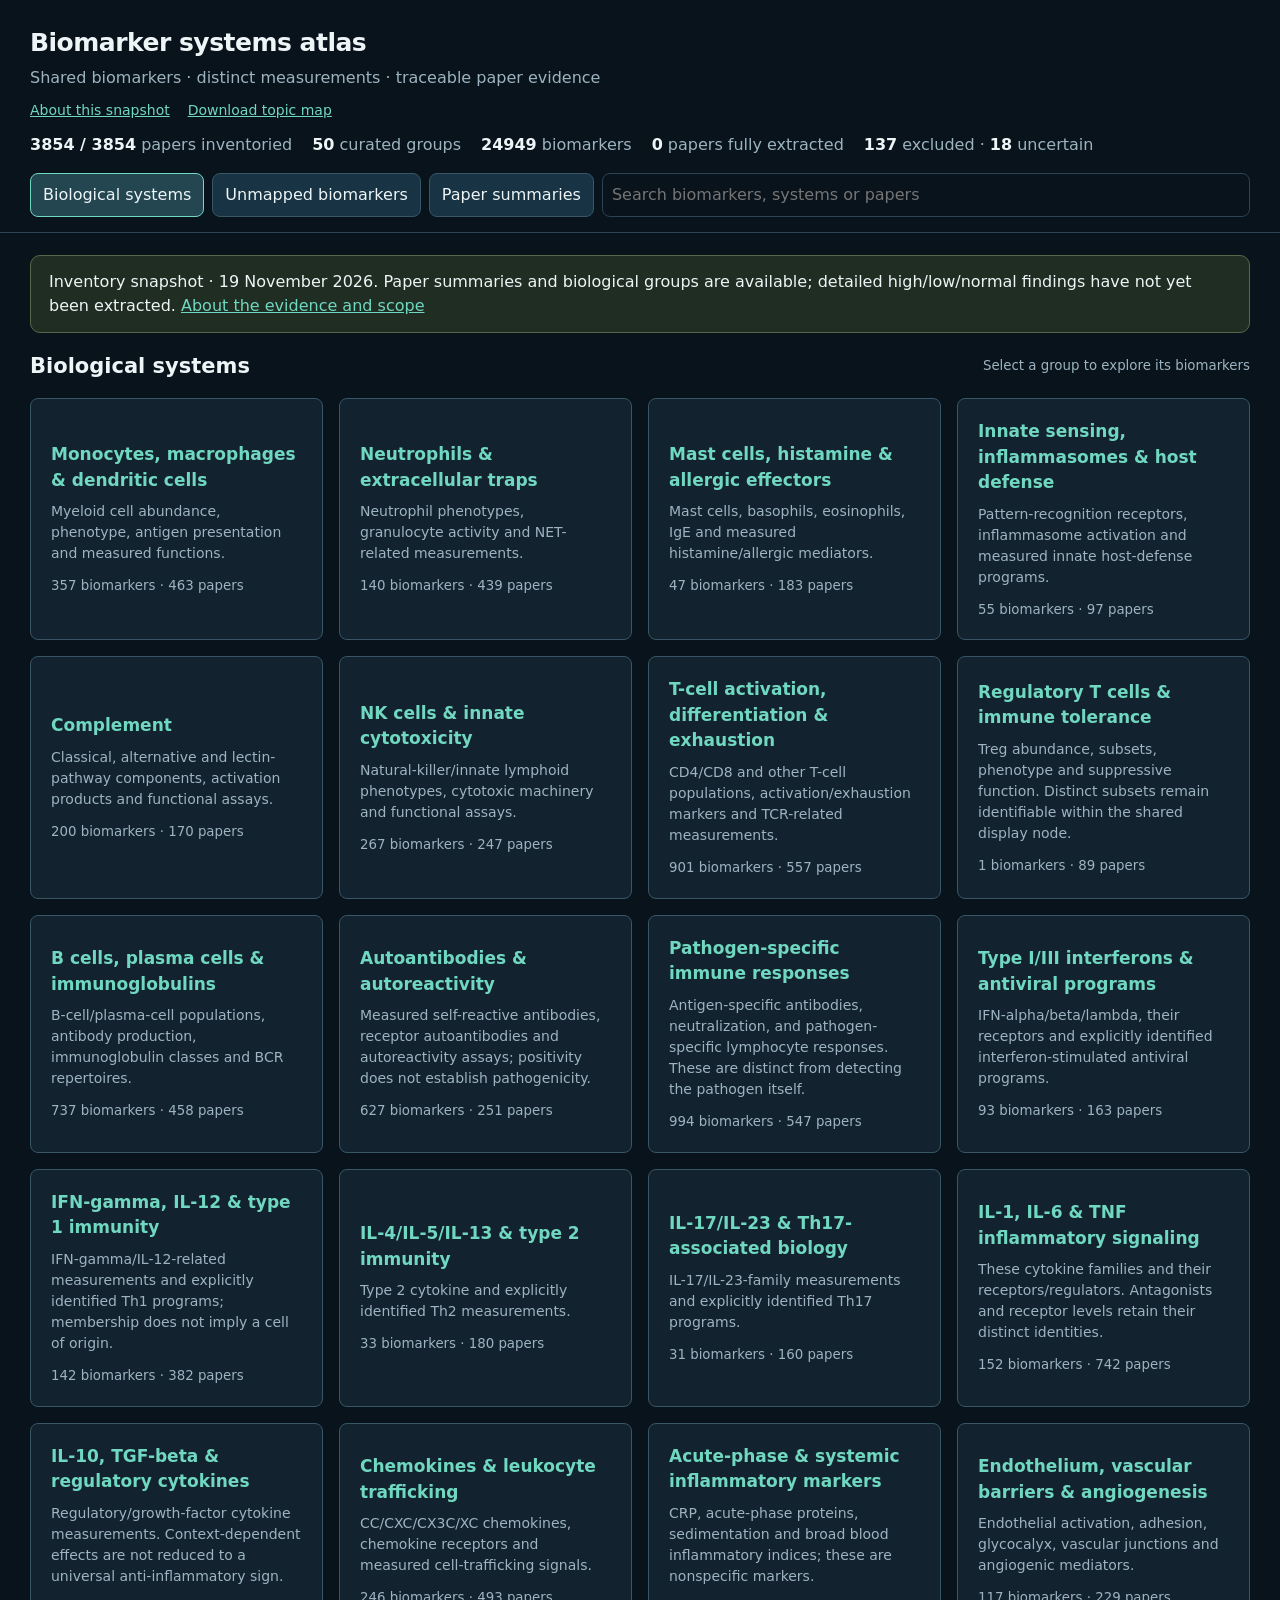
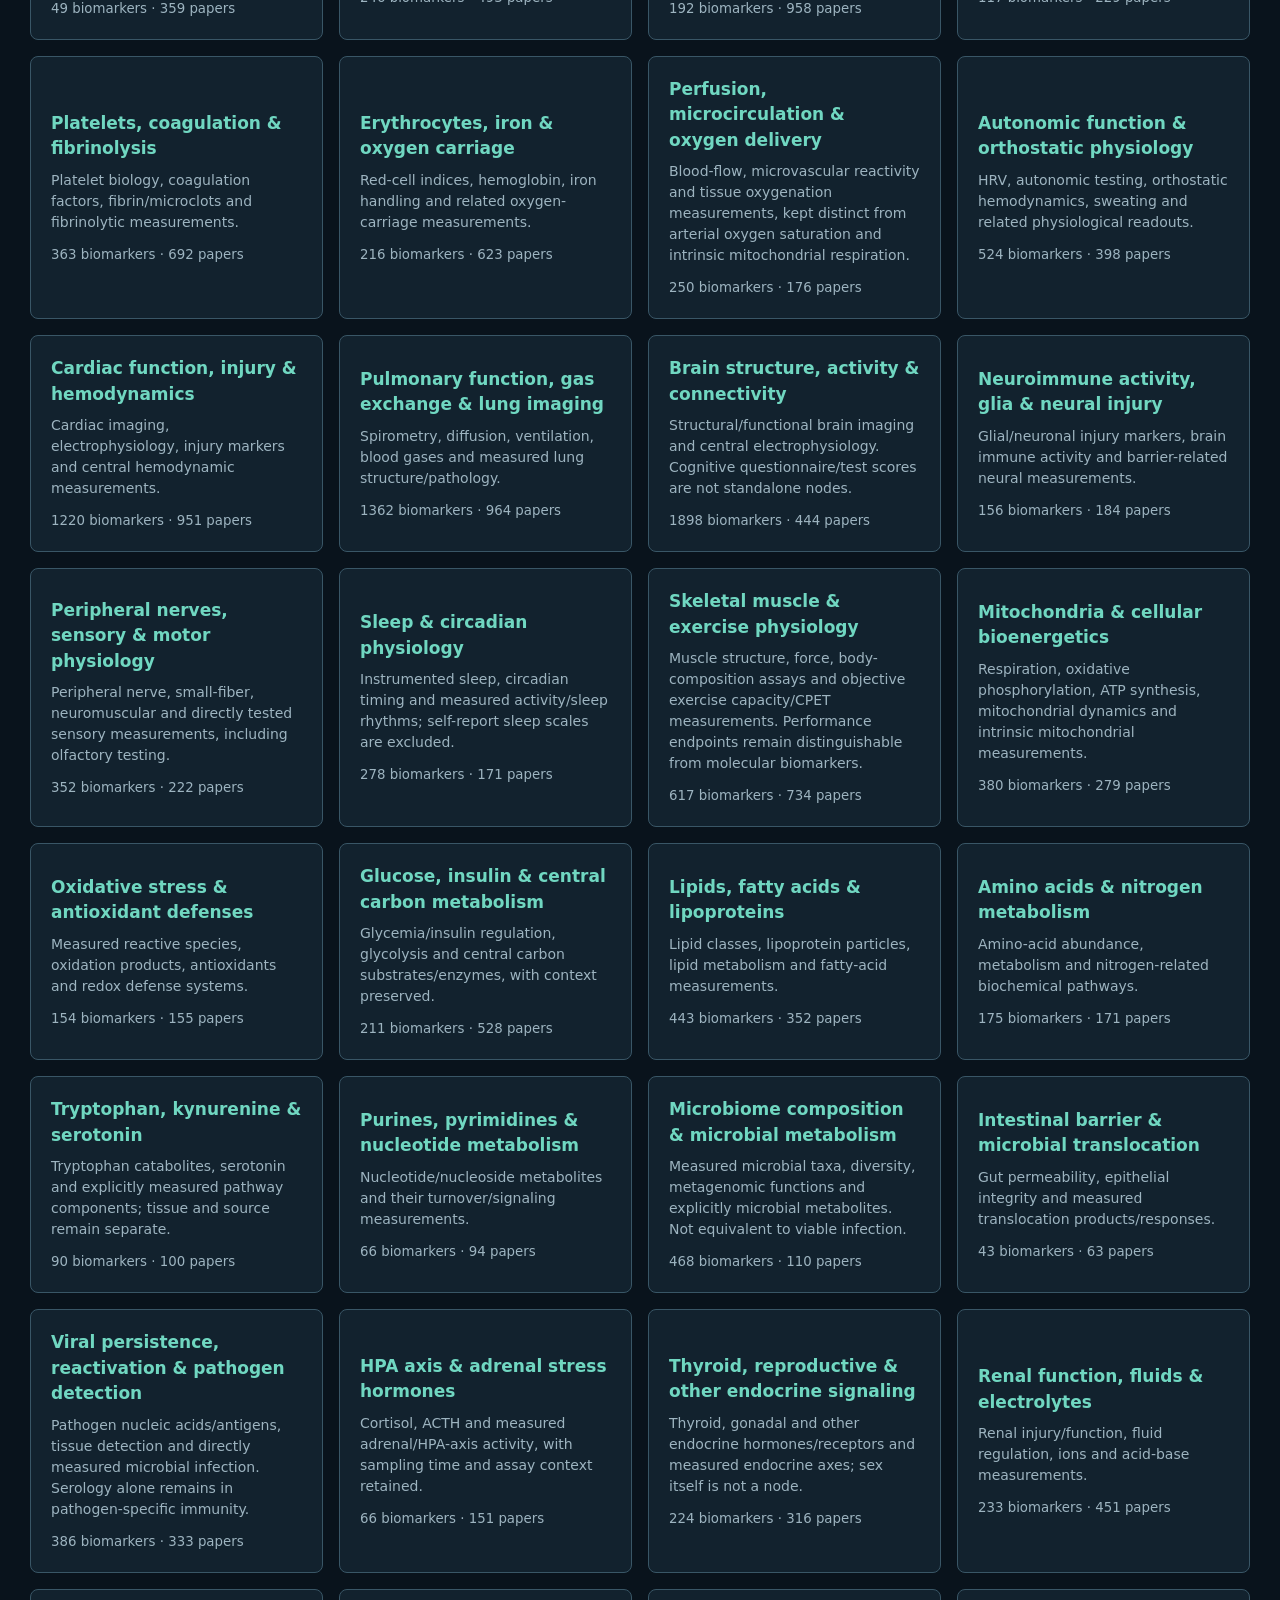
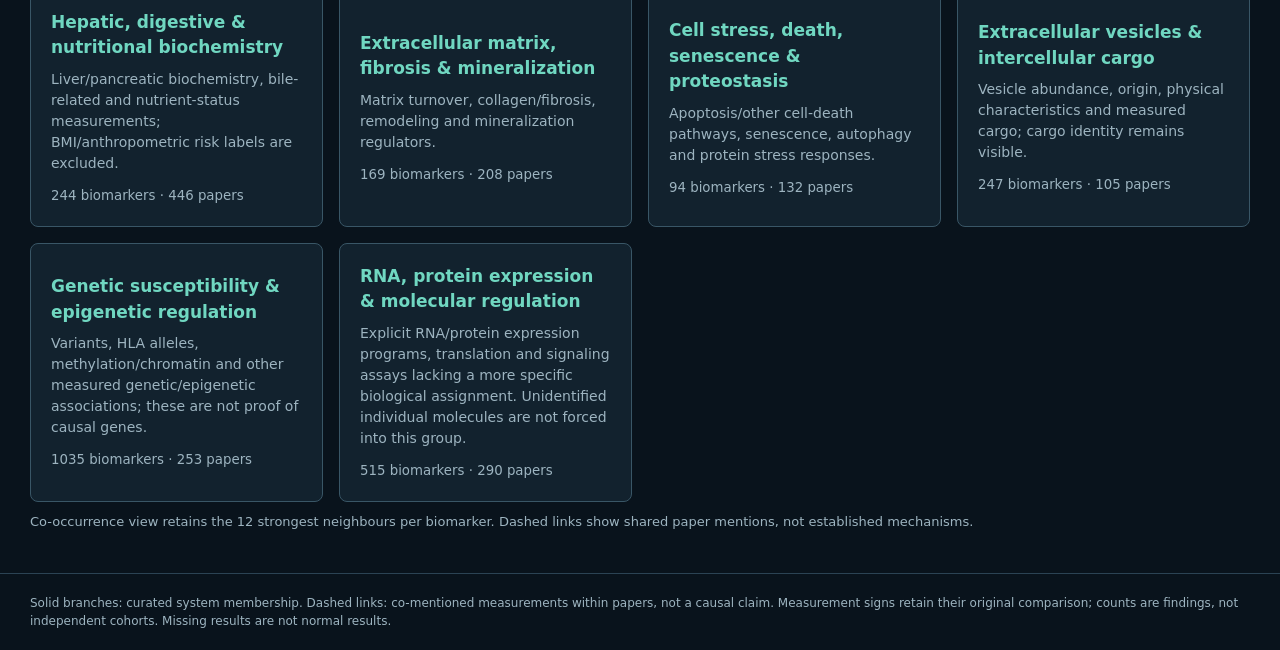
<file: index.html>
<!doctype html>
<html lang="en"><head><meta charset="utf-8"><meta name="viewport" content="width=device-width,initial-scale=1">
<title>ME/CFS &amp; Long COVID — Biomarker systems atlas</title><meta name="description" content="Explore a literature inventory of 3,854 papers, shared biomarkers, 50 biological groups and cited source passages.">
<link rel="stylesheet" href="assets/atlas.css"></head><body>
<header><h1>Biomarker systems atlas</h1><div class="muted">Shared biomarkers · distinct measurements · traceable paper evidence</div><div class="site-links"><a href="about.html">About this snapshot</a><a href="downloads/taxonomy.json" download>Download topic map</a></div><div id="stats" class="stats"></div>
<div class="toolbar"><button id="systems-tab">Biological systems</button><button id="unmapped-tab">Unmapped biomarkers</button><button id="papers-tab">Paper summaries</button><input id="search" type="search" placeholder="Search biomarkers, systems or papers" aria-label="Search biomarkers, systems or papers"></div></header>
<noscript><p class="notice">JavaScript is needed to search the atlas and open paper evidence. You can still read <a href="about.html">the snapshot description</a>.</p></noscript><main><div id="notice">Loading the literature atlas…</div><div id="content"></div></main><footer>Solid branches: curated system membership. Dashed links: co-mentioned measurements within papers, not a causal claim. Measurement signs retain their original comparison; counts are findings, not independent cohorts. Missing results are not normal results.</footer>
<script id="data" type="application/json">{"encoding":"gzip-base64-parts","parts":[{"src":"assets/atlas-data-01.js","characters":8000000},{"src":"assets/atlas-data-02.js","characters":8000000},{"src":"assets/atlas-data-03.js","characters":8000000},{"src":"assets/atlas-data-04.js","characters":8000000},{"src":"assets/atlas-data-05.js","characters":3853348}],"encoded_characters":35853348,"json_sha256":"478453cfdefe60e2e275757e8242a12b490980737bf624ac1ac55295aee1b8e7"}</script>
<script src="assets/atlas.js"></script></body></html>
</file>
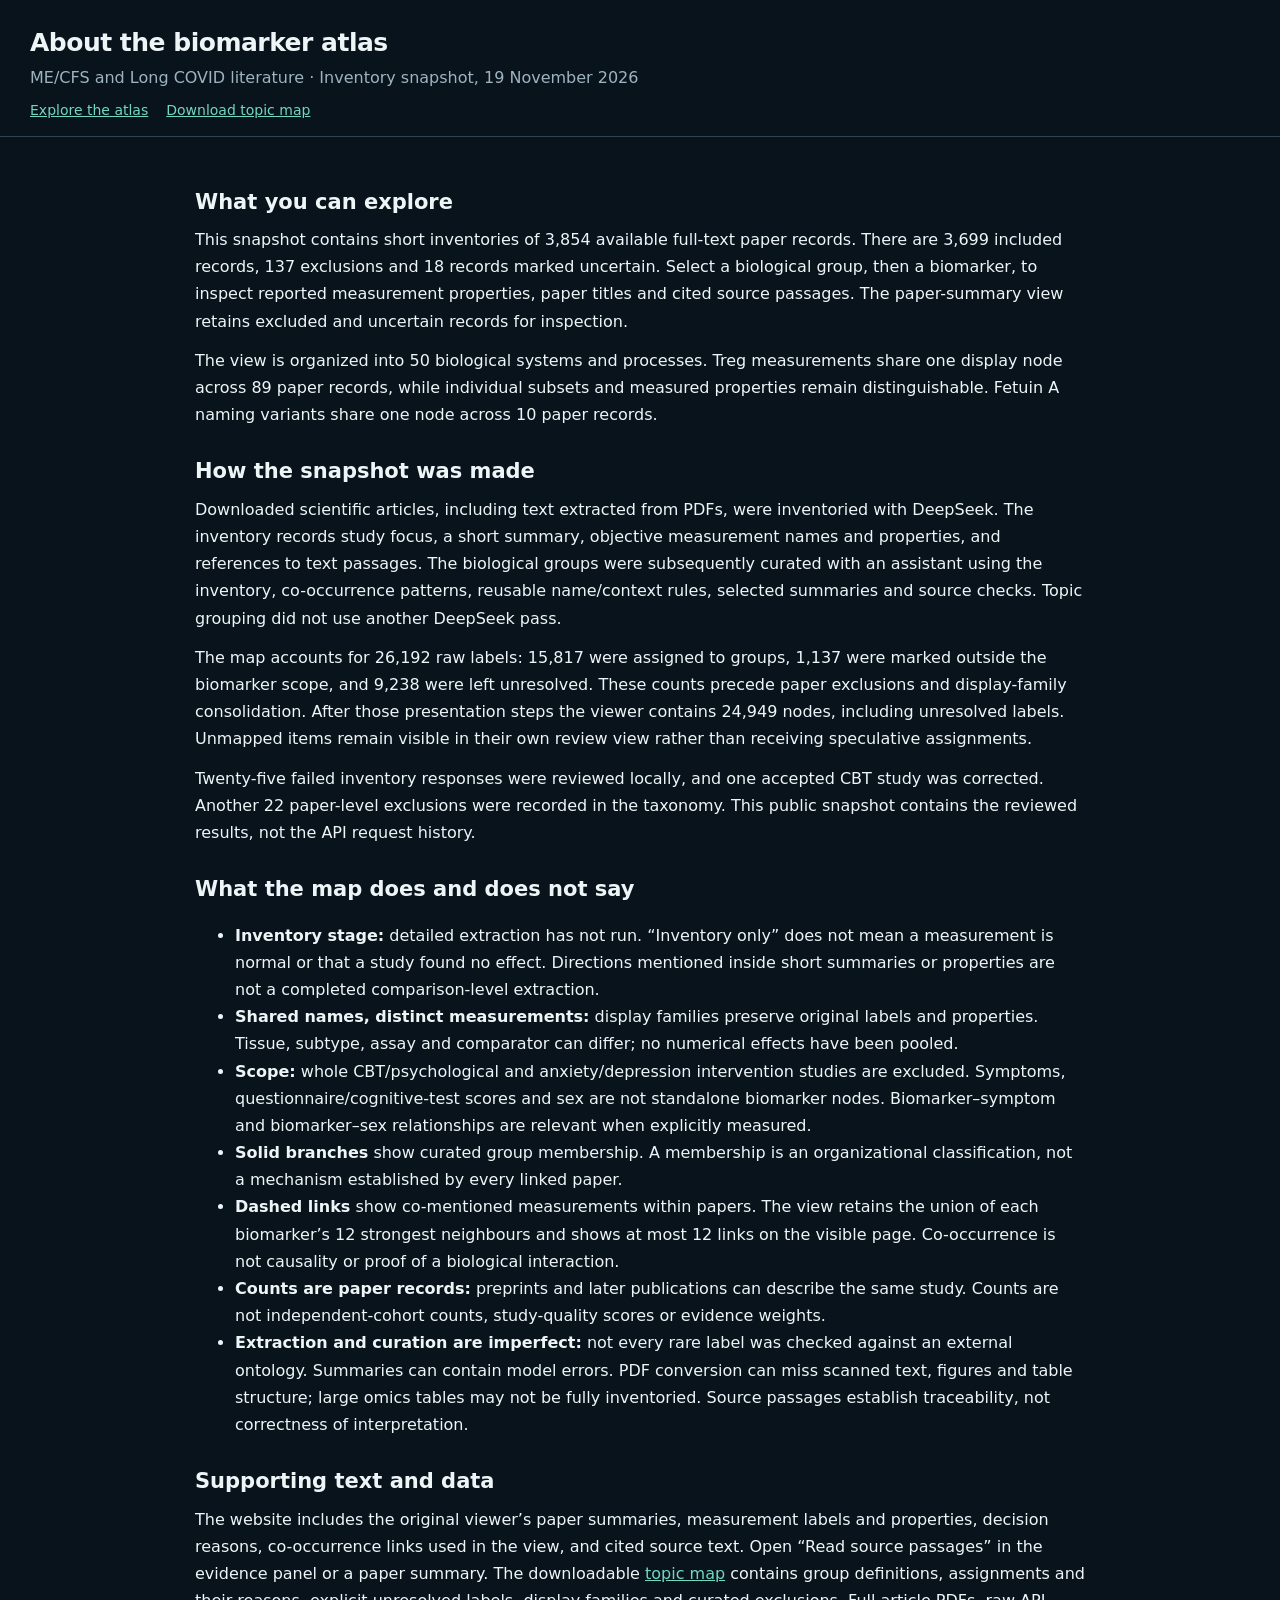
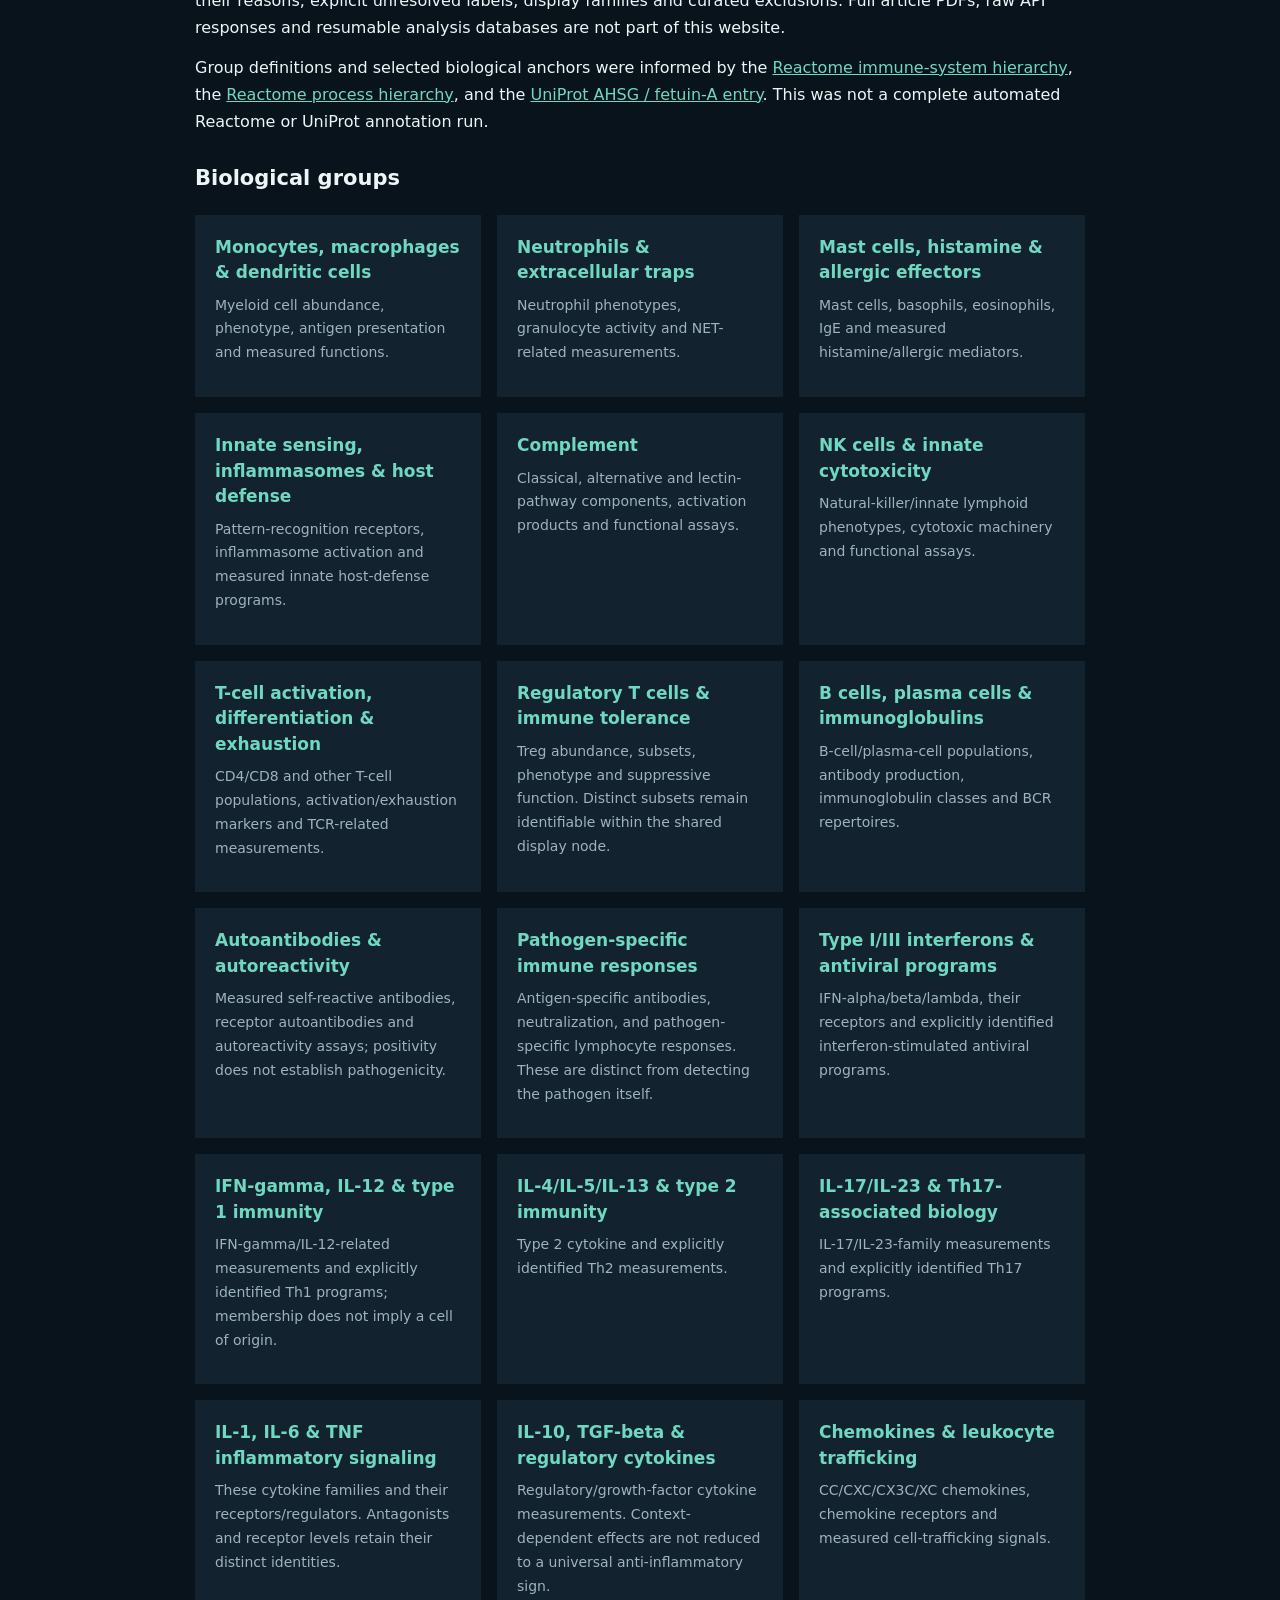
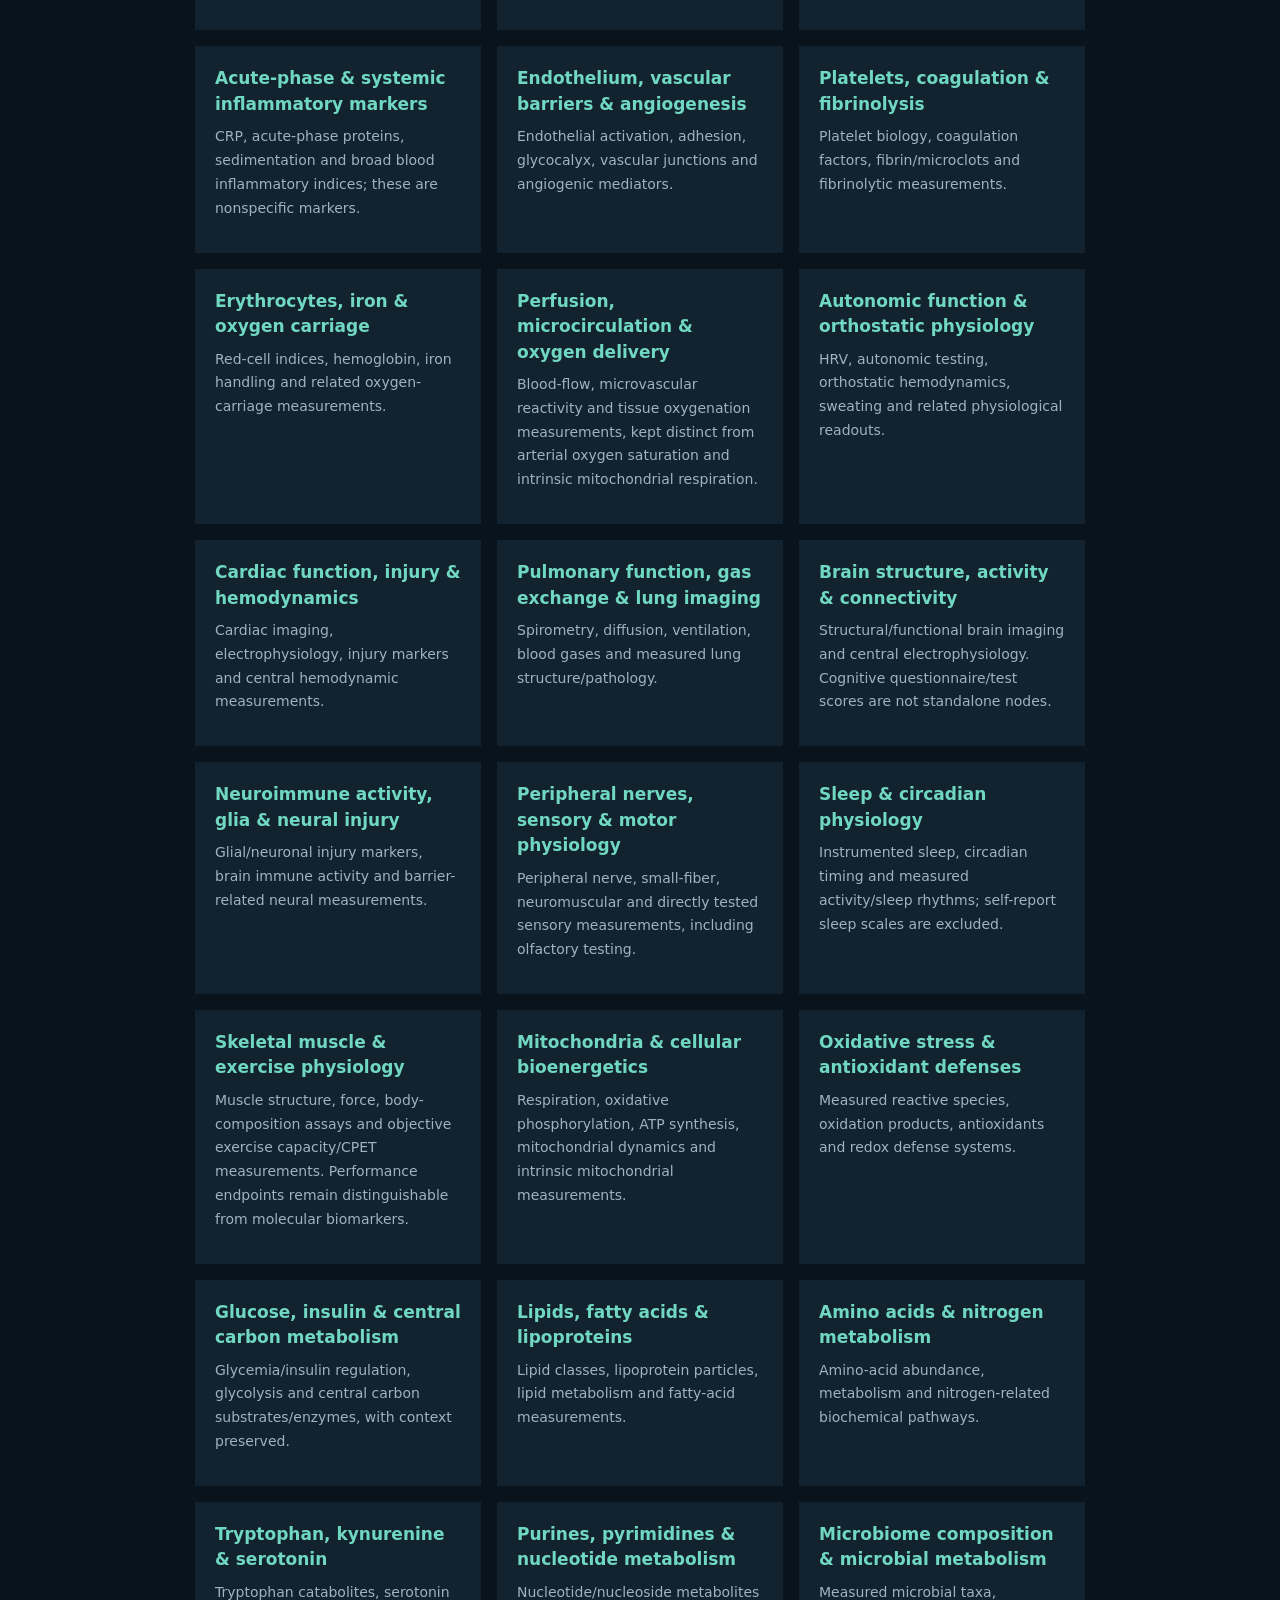
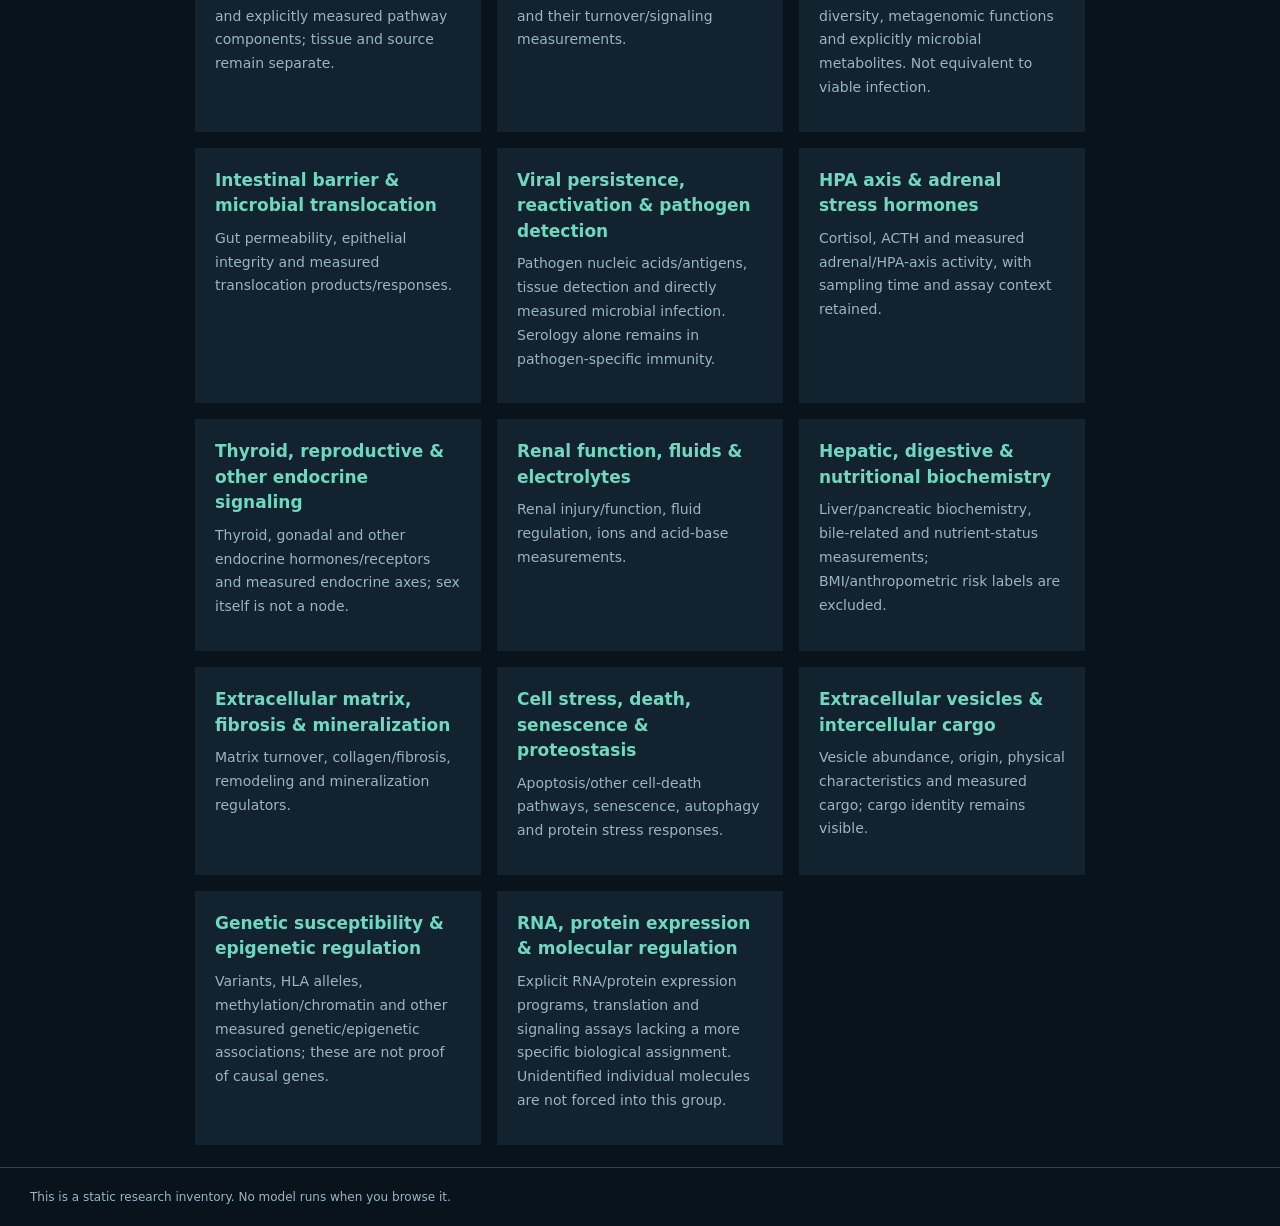
<file: about.html>
<!doctype html>
<html lang="en"><head><meta charset="utf-8"><meta name="viewport" content="width=device-width,initial-scale=1"><title>About this snapshot — Biomarker systems atlas</title><link rel="stylesheet" href="assets/atlas.css"></head><body>
<header><h1>About the biomarker atlas</h1><div class="muted">ME/CFS and Long COVID literature · Inventory snapshot, 19 November 2026</div><nav class="site-links"><a href="index.html">Explore the atlas</a><a href="downloads/taxonomy.json" download>Download topic map</a></nav></header>
<main class="prose"><h2>What you can explore</h2>
<p>This snapshot contains short inventories of 3,854 available full-text paper records. There are 3,699 included records, 137 exclusions and 18 records marked uncertain. Select a biological group, then a biomarker, to inspect reported measurement properties, paper titles and cited source passages. The paper-summary view retains excluded and uncertain records for inspection.</p>
<p>The view is organized into 50 biological systems and processes. Treg measurements share one display node across 89 paper records, while individual subsets and measured properties remain distinguishable. Fetuin A naming variants share one node across 10 paper records.</p>
<h2>How the snapshot was made</h2>
<p>Downloaded scientific articles, including text extracted from PDFs, were inventoried with DeepSeek. The inventory records study focus, a short summary, objective measurement names and properties, and references to text passages. The biological groups were subsequently curated with an assistant using the inventory, co-occurrence patterns, reusable name/context rules, selected summaries and source checks. Topic grouping did not use another DeepSeek pass.</p>
<p>The map accounts for 26,192 raw labels: 15,817 were assigned to groups, 1,137 were marked outside the biomarker scope, and 9,238 were left unresolved. These counts precede paper exclusions and display-family consolidation. After those presentation steps the viewer contains 24,949 nodes, including unresolved labels. Unmapped items remain visible in their own review view rather than receiving speculative assignments.</p>
<p>Twenty-five failed inventory responses were reviewed locally, and one accepted CBT study was corrected. Another 22 paper-level exclusions were recorded in the taxonomy. This public snapshot contains the reviewed results, not the API request history.</p>
<h2>What the map does and does not say</h2>
<ul><li><strong>Inventory stage:</strong> detailed extraction has not run. “Inventory only” does not mean a measurement is normal or that a study found no effect. Directions mentioned inside short summaries or properties are not a completed comparison-level extraction.</li>
<li><strong>Shared names, distinct measurements:</strong> display families preserve original labels and properties. Tissue, subtype, assay and comparator can differ; no numerical effects have been pooled.</li>
<li><strong>Scope:</strong> whole CBT/psychological and anxiety/depression intervention studies are excluded. Symptoms, questionnaire/cognitive-test scores and sex are not standalone biomarker nodes. Biomarker–symptom and biomarker–sex relationships are relevant when explicitly measured.</li>
<li><strong>Solid branches</strong> show curated group membership. A membership is an organizational classification, not a mechanism established by every linked paper.</li>
<li><strong>Dashed links</strong> show co-mentioned measurements within papers. The view retains the union of each biomarker’s 12 strongest neighbours and shows at most 12 links on the visible page. Co-occurrence is not causality or proof of a biological interaction.</li>
<li><strong>Counts are paper records:</strong> preprints and later publications can describe the same study. Counts are not independent-cohort counts, study-quality scores or evidence weights.</li>
<li><strong>Extraction and curation are imperfect:</strong> not every rare label was checked against an external ontology. Summaries can contain model errors. PDF conversion can miss scanned text, figures and table structure; large omics tables may not be fully inventoried. Source passages establish traceability, not correctness of interpretation.</li></ul>
<h2>Supporting text and data</h2>
<p>The website includes the original viewer’s paper summaries, measurement labels and properties, decision reasons, co-occurrence links used in the view, and cited source text. Open “Read source passages” in the evidence panel or a paper summary. The downloadable <a href="downloads/taxonomy.json">topic map</a> contains group definitions, assignments and their reasons, explicit unresolved labels, display families and curated exclusions. Full article PDFs, raw API responses and resumable analysis databases are not part of this website.</p>
<p>Group definitions and selected biological anchors were informed by the <a href="https://reactome.org/content/detail/R-HSA-168256">Reactome immune-system hierarchy</a>, the <a href="https://reactome.org/userguide/pathway-browser">Reactome process hierarchy</a>, and the <a href="https://www.uniprot.org/uniprot/P02765/">UniProt AHSG / fetuin-A entry</a>. This was not a complete automated Reactome or UniProt annotation run.</p>
<h2>Biological groups</h2><div class="grid"><section class="system"><h3>Monocytes, macrophages &amp; dendritic cells</h3><p>Myeloid cell abundance, phenotype, antigen presentation and measured functions.</p></section><section class="system"><h3>Neutrophils &amp; extracellular traps</h3><p>Neutrophil phenotypes, granulocyte activity and NET-related measurements.</p></section><section class="system"><h3>Mast cells, histamine &amp; allergic effectors</h3><p>Mast cells, basophils, eosinophils, IgE and measured histamine/allergic mediators.</p></section><section class="system"><h3>Innate sensing, inflammasomes &amp; host defense</h3><p>Pattern-recognition receptors, inflammasome activation and measured innate host-defense programs.</p></section><section class="system"><h3>Complement</h3><p>Classical, alternative and lectin-pathway components, activation products and functional assays.</p></section><section class="system"><h3>NK cells &amp; innate cytotoxicity</h3><p>Natural-killer/innate lymphoid phenotypes, cytotoxic machinery and functional assays.</p></section><section class="system"><h3>T-cell activation, differentiation &amp; exhaustion</h3><p>CD4/CD8 and other T-cell populations, activation/exhaustion markers and TCR-related measurements.</p></section><section class="system"><h3>Regulatory T cells &amp; immune tolerance</h3><p>Treg abundance, subsets, phenotype and suppressive function. Distinct subsets remain identifiable within the shared display node.</p></section><section class="system"><h3>B cells, plasma cells &amp; immunoglobulins</h3><p>B-cell/plasma-cell populations, antibody production, immunoglobulin classes and BCR repertoires.</p></section><section class="system"><h3>Autoantibodies &amp; autoreactivity</h3><p>Measured self-reactive antibodies, receptor autoantibodies and autoreactivity assays; positivity does not establish pathogenicity.</p></section><section class="system"><h3>Pathogen-specific immune responses</h3><p>Antigen-specific antibodies, neutralization, and pathogen-specific lymphocyte responses. These are distinct from detecting the pathogen itself.</p></section><section class="system"><h3>Type I/III interferons &amp; antiviral programs</h3><p>IFN-alpha/beta/lambda, their receptors and explicitly identified interferon-stimulated antiviral programs.</p></section><section class="system"><h3>IFN-gamma, IL-12 &amp; type 1 immunity</h3><p>IFN-gamma/IL-12-related measurements and explicitly identified Th1 programs; membership does not imply a cell of origin.</p></section><section class="system"><h3>IL-4/IL-5/IL-13 &amp; type 2 immunity</h3><p>Type 2 cytokine and explicitly identified Th2 measurements.</p></section><section class="system"><h3>IL-17/IL-23 &amp; Th17-associated biology</h3><p>IL-17/IL-23-family measurements and explicitly identified Th17 programs.</p></section><section class="system"><h3>IL-1, IL-6 &amp; TNF inflammatory signaling</h3><p>These cytokine families and their receptors/regulators. Antagonists and receptor levels retain their distinct identities.</p></section><section class="system"><h3>IL-10, TGF-beta &amp; regulatory cytokines</h3><p>Regulatory/growth-factor cytokine measurements. Context-dependent effects are not reduced to a universal anti-inflammatory sign.</p></section><section class="system"><h3>Chemokines &amp; leukocyte trafficking</h3><p>CC/CXC/CX3C/XC chemokines, chemokine receptors and measured cell-trafficking signals.</p></section><section class="system"><h3>Acute-phase &amp; systemic inflammatory markers</h3><p>CRP, acute-phase proteins, sedimentation and broad blood inflammatory indices; these are nonspecific markers.</p></section><section class="system"><h3>Endothelium, vascular barriers &amp; angiogenesis</h3><p>Endothelial activation, adhesion, glycocalyx, vascular junctions and angiogenic mediators.</p></section><section class="system"><h3>Platelets, coagulation &amp; fibrinolysis</h3><p>Platelet biology, coagulation factors, fibrin/microclots and fibrinolytic measurements.</p></section><section class="system"><h3>Erythrocytes, iron &amp; oxygen carriage</h3><p>Red-cell indices, hemoglobin, iron handling and related oxygen-carriage measurements.</p></section><section class="system"><h3>Perfusion, microcirculation &amp; oxygen delivery</h3><p>Blood-flow, microvascular reactivity and tissue oxygenation measurements, kept distinct from arterial oxygen saturation and intrinsic mitochondrial respiration.</p></section><section class="system"><h3>Autonomic function &amp; orthostatic physiology</h3><p>HRV, autonomic testing, orthostatic hemodynamics, sweating and related physiological readouts.</p></section><section class="system"><h3>Cardiac function, injury &amp; hemodynamics</h3><p>Cardiac imaging, electrophysiology, injury markers and central hemodynamic measurements.</p></section><section class="system"><h3>Pulmonary function, gas exchange &amp; lung imaging</h3><p>Spirometry, diffusion, ventilation, blood gases and measured lung structure/pathology.</p></section><section class="system"><h3>Brain structure, activity &amp; connectivity</h3><p>Structural/functional brain imaging and central electrophysiology. Cognitive questionnaire/test scores are not standalone nodes.</p></section><section class="system"><h3>Neuroimmune activity, glia &amp; neural injury</h3><p>Glial/neuronal injury markers, brain immune activity and barrier-related neural measurements.</p></section><section class="system"><h3>Peripheral nerves, sensory &amp; motor physiology</h3><p>Peripheral nerve, small-fiber, neuromuscular and directly tested sensory measurements, including olfactory testing.</p></section><section class="system"><h3>Sleep &amp; circadian physiology</h3><p>Instrumented sleep, circadian timing and measured activity/sleep rhythms; self-report sleep scales are excluded.</p></section><section class="system"><h3>Skeletal muscle &amp; exercise physiology</h3><p>Muscle structure, force, body-composition assays and objective exercise capacity/CPET measurements. Performance endpoints remain distinguishable from molecular biomarkers.</p></section><section class="system"><h3>Mitochondria &amp; cellular bioenergetics</h3><p>Respiration, oxidative phosphorylation, ATP synthesis, mitochondrial dynamics and intrinsic mitochondrial measurements.</p></section><section class="system"><h3>Oxidative stress &amp; antioxidant defenses</h3><p>Measured reactive species, oxidation products, antioxidants and redox defense systems.</p></section><section class="system"><h3>Glucose, insulin &amp; central carbon metabolism</h3><p>Glycemia/insulin regulation, glycolysis and central carbon substrates/enzymes, with context preserved.</p></section><section class="system"><h3>Lipids, fatty acids &amp; lipoproteins</h3><p>Lipid classes, lipoprotein particles, lipid metabolism and fatty-acid measurements.</p></section><section class="system"><h3>Amino acids &amp; nitrogen metabolism</h3><p>Amino-acid abundance, metabolism and nitrogen-related biochemical pathways.</p></section><section class="system"><h3>Tryptophan, kynurenine &amp; serotonin</h3><p>Tryptophan catabolites, serotonin and explicitly measured pathway components; tissue and source remain separate.</p></section><section class="system"><h3>Purines, pyrimidines &amp; nucleotide metabolism</h3><p>Nucleotide/nucleoside metabolites and their turnover/signaling measurements.</p></section><section class="system"><h3>Microbiome composition &amp; microbial metabolism</h3><p>Measured microbial taxa, diversity, metagenomic functions and explicitly microbial metabolites. Not equivalent to viable infection.</p></section><section class="system"><h3>Intestinal barrier &amp; microbial translocation</h3><p>Gut permeability, epithelial integrity and measured translocation products/responses.</p></section><section class="system"><h3>Viral persistence, reactivation &amp; pathogen detection</h3><p>Pathogen nucleic acids/antigens, tissue detection and directly measured microbial infection. Serology alone remains in pathogen-specific immunity.</p></section><section class="system"><h3>HPA axis &amp; adrenal stress hormones</h3><p>Cortisol, ACTH and measured adrenal/HPA-axis activity, with sampling time and assay context retained.</p></section><section class="system"><h3>Thyroid, reproductive &amp; other endocrine signaling</h3><p>Thyroid, gonadal and other endocrine hormones/receptors and measured endocrine axes; sex itself is not a node.</p></section><section class="system"><h3>Renal function, fluids &amp; electrolytes</h3><p>Renal injury/function, fluid regulation, ions and acid-base measurements.</p></section><section class="system"><h3>Hepatic, digestive &amp; nutritional biochemistry</h3><p>Liver/pancreatic biochemistry, bile-related and nutrient-status measurements; BMI/anthropometric risk labels are excluded.</p></section><section class="system"><h3>Extracellular matrix, fibrosis &amp; mineralization</h3><p>Matrix turnover, collagen/fibrosis, remodeling and mineralization regulators.</p></section><section class="system"><h3>Cell stress, death, senescence &amp; proteostasis</h3><p>Apoptosis/other cell-death pathways, senescence, autophagy and protein stress responses.</p></section><section class="system"><h3>Extracellular vesicles &amp; intercellular cargo</h3><p>Vesicle abundance, origin, physical characteristics and measured cargo; cargo identity remains visible.</p></section><section class="system"><h3>Genetic susceptibility &amp; epigenetic regulation</h3><p>Variants, HLA alleles, methylation/chromatin and other measured genetic/epigenetic associations; these are not proof of causal genes.</p></section><section class="system"><h3>RNA, protein expression &amp; molecular regulation</h3><p>Explicit RNA/protein expression programs, translation and signaling assays lacking a more specific biological assignment. Unidentified individual molecules are not forced into this group.</p></section></div>
</main><footer>This is a static research inventory. No model runs when you browse it.</footer></body></html>
</file>
<file: assets/atlas.css>
:root{color-scheme:dark;--bg:#09131c;--panel:#12222e;--line:#2b4354;--text:#edf5f7;--muted:#9db4c0;--accent:#70d7c1}
*{box-sizing:border-box}body{margin:0;background:var(--bg);color:var(--text);font:16px/1.5 system-ui,sans-serif}button,input,select{font:inherit}button{cursor:pointer;color:inherit;background:#183344;border:1px solid #395666;border-radius:8px;padding:8px 12px}button:hover,button[aria-pressed=true]{border-color:var(--accent);background:#244650}button:focus-visible,a:focus-visible,input:focus-visible{outline:2px solid var(--accent);outline-offset:3px}button:disabled{opacity:.4;cursor:default}a{color:var(--accent)}input,select{color:inherit;background:var(--bg);border:1px solid var(--line);padding:9px;border-radius:8px}input{min-width:180px;flex:1}header{padding:24px 30px 15px;border-bottom:1px solid var(--line)}h1{font-size:25px;letter-spacing:-.5px;margin:0 0 4px}h2{font-size:21px;margin:0 0 8px}h3{font-size:17px;margin:0 0 8px}p{margin:6px 0 12px}.muted,small{color:var(--muted)}.toolbar{display:flex;gap:8px;flex-wrap:wrap;margin-top:16px}.stats{display:flex;gap:20px;flex-wrap:wrap;color:var(--muted);margin-top:12px}.stats strong{color:var(--text)}main{padding:22px 30px;max-width:1700px;margin:auto}.notice{border:1px solid #58674a;background:#202d23;padding:14px 18px;border-radius:10px;margin-bottom:18px}.demo{background:#49331f;border-color:#bd9659}.grid{display:grid;grid-template-columns:repeat(auto-fill,minmax(250px,1fr));gap:16px}.system{display:block;text-align:left;background:var(--panel);padding:20px;min-height:155px}.system h3{color:var(--accent)}.system p{color:var(--muted);font-size:14px}.system small{display:block;margin-top:10px}.section-head{display:flex;align-items:center;justify-content:space-between;gap:15px;margin-bottom:16px}.section-head h2{margin:0}.pager{display:flex;gap:12px;align-items:center;justify-content:center;padding:20px 0}.map{position:relative;padding-top:10px}.map-root{position:relative;margin:0 auto 52px;max-width:540px;border:1px solid var(--accent);background:#15343b;border-radius:14px;padding:20px;text-align:center;z-index:1}.map-grid{display:grid;grid-template-columns:repeat(3,minmax(0,1fr));gap:25px 30px;position:relative;z-index:1}.marker{background:var(--panel);border:1px solid #416171;border-radius:12px;padding:16px;min-height:170px;display:flex;flex-direction:column;gap:8px;overflow-wrap:anywhere;position:relative}.marker-main{text-align:left;border:0;background:transparent;padding:0;font-weight:650;font-size:17px;color:var(--text)}.marker-main:hover{background:transparent;color:var(--accent)}.marker .props{font-size:13px;color:var(--muted);flex:1}.signs{display:flex;gap:5px;flex-wrap:wrap}.sign{border:1px solid var(--line);background:#0c1c26;border-radius:6px;padding:2px 7px;font-size:12px;white-space:nowrap}.high{color:#ffb5a5}.low{color:#a7c9ff}.normal,.unchanged{color:#a3dcc6}.chips{display:flex;gap:5px;flex-wrap:wrap}.chip{padding:2px 7px;border-radius:15px;font-size:12px}.wires{position:absolute;inset:0;width:100%;height:100%;pointer-events:none;overflow:visible;z-index:0}.wires path{fill:none;stroke:#3c747d;stroke-width:1.4;opacity:.6}.wires path.co{stroke:#d9b889;stroke-dasharray:4 5;stroke-width:1.4}.legend{display:flex;gap:20px;flex-wrap:wrap;color:var(--muted);font-size:13px;margin-bottom:14px}.legend label{cursor:pointer}.legend input{min-width:0}.split{display:grid;grid-template-columns:minmax(0,1fr) 440px;gap:22px}.evidence{position:sticky;top:15px;max-height:calc(100vh - 30px);overflow:auto;background:var(--panel);border:1px solid var(--line);border-radius:12px;padding:20px;min-width:0}.close{float:right;padding:1px 7px;font-size:20px}.finding{border-top:1px solid var(--line);padding-top:15px;margin-top:18px}.finding p,.assoc p{font-size:14px}dl{display:grid;grid-template-columns:95px minmax(0,1fr);gap:3px 10px;font-size:13px;margin:10px 0}dt{color:var(--muted)}dd{margin:0;overflow-wrap:anywhere}.quote{white-space:pre-wrap;font-size:13px;border-left:2px solid #537c8e;padding:8px 12px;background:#0b1b26;overflow-wrap:anywhere}summary{cursor:pointer;color:var(--accent);font-size:13px}.assoc{margin-top:10px;padding:10px;background:#102f35;border-radius:8px}.paper{background:var(--panel);border:1px solid var(--line);border-radius:10px;padding:20px;margin:12px 0}.badge{display:inline-block;padding:2px 8px;font-size:12px;border-radius:5px;background:#284a45;margin-right:8px}.exclude{background:#493c39}.review{background:#4c452a}.empty{padding:45px 20px;border:1px dashed var(--line);border-radius:12px;color:var(--muted);text-align:center}.contextnote{font-size:13px;color:var(--muted);margin:10px 0 20px}footer{padding:20px 30px;color:var(--muted);font-size:12px;border-top:1px solid var(--line)}
@media(max-width:1150px){.split{grid-template-columns:minmax(0,1fr) 360px}.split .map-grid{grid-template-columns:repeat(2,minmax(0,1fr))}}
@media(max-width:850px){main,header{padding:16px}.split{display:flex;flex-direction:column}.evidence{position:relative;max-height:none;order:-1}.map-grid,.split .map-grid{grid-template-columns:repeat(2,minmax(0,1fr))}}
@media(max-width:540px){.map-grid,.split .map-grid{grid-template-columns:1fr}.stats{gap:8px}.map-root{margin-bottom:30px}}

.site-links{display:flex;gap:18px;flex-wrap:wrap;margin-top:10px;font-size:14px}.site-links a{color:var(--accent)}.prose{max-width:950px;margin:auto}.prose h2{margin-top:28px}.prose p,.prose li{line-height:1.7}.prose code{overflow-wrap:anywhere}.prose .grid{margin-top:20px}.prose .system{cursor:default}#notice:empty{display:none}
</file>
